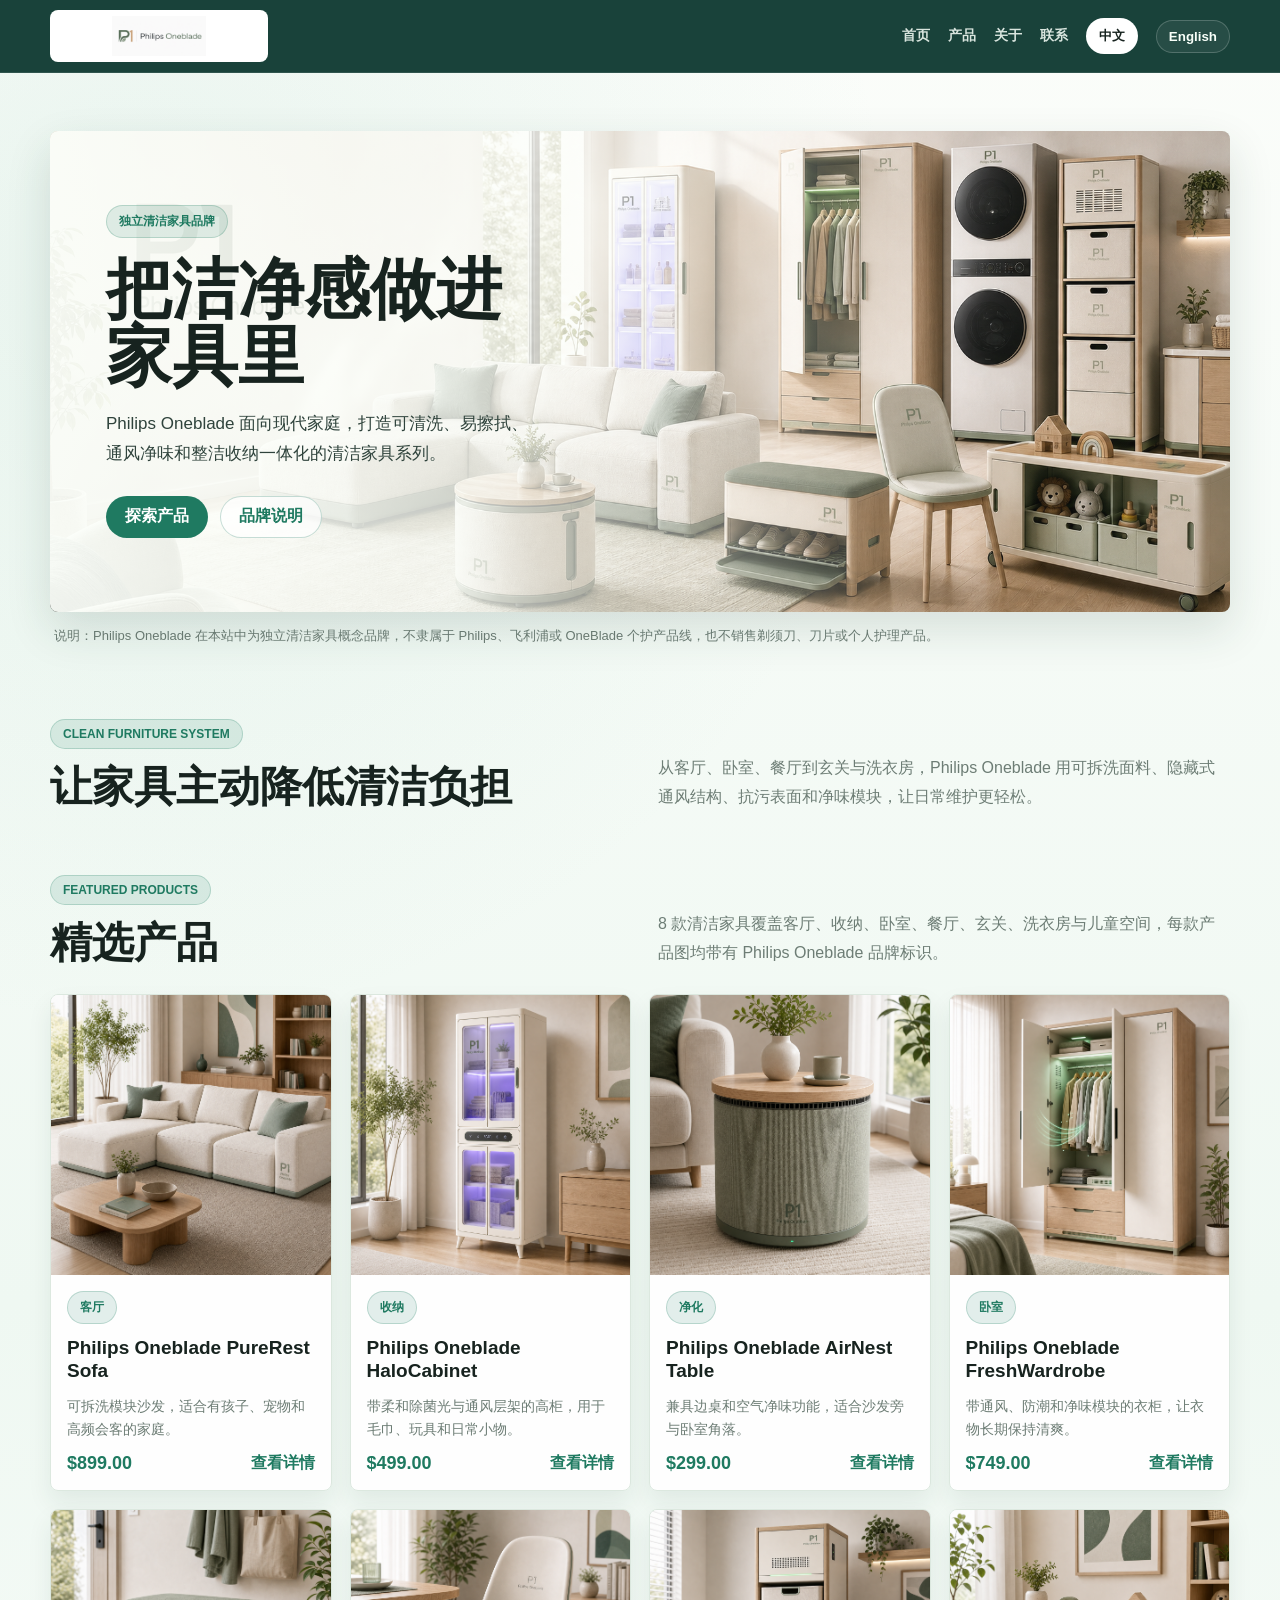
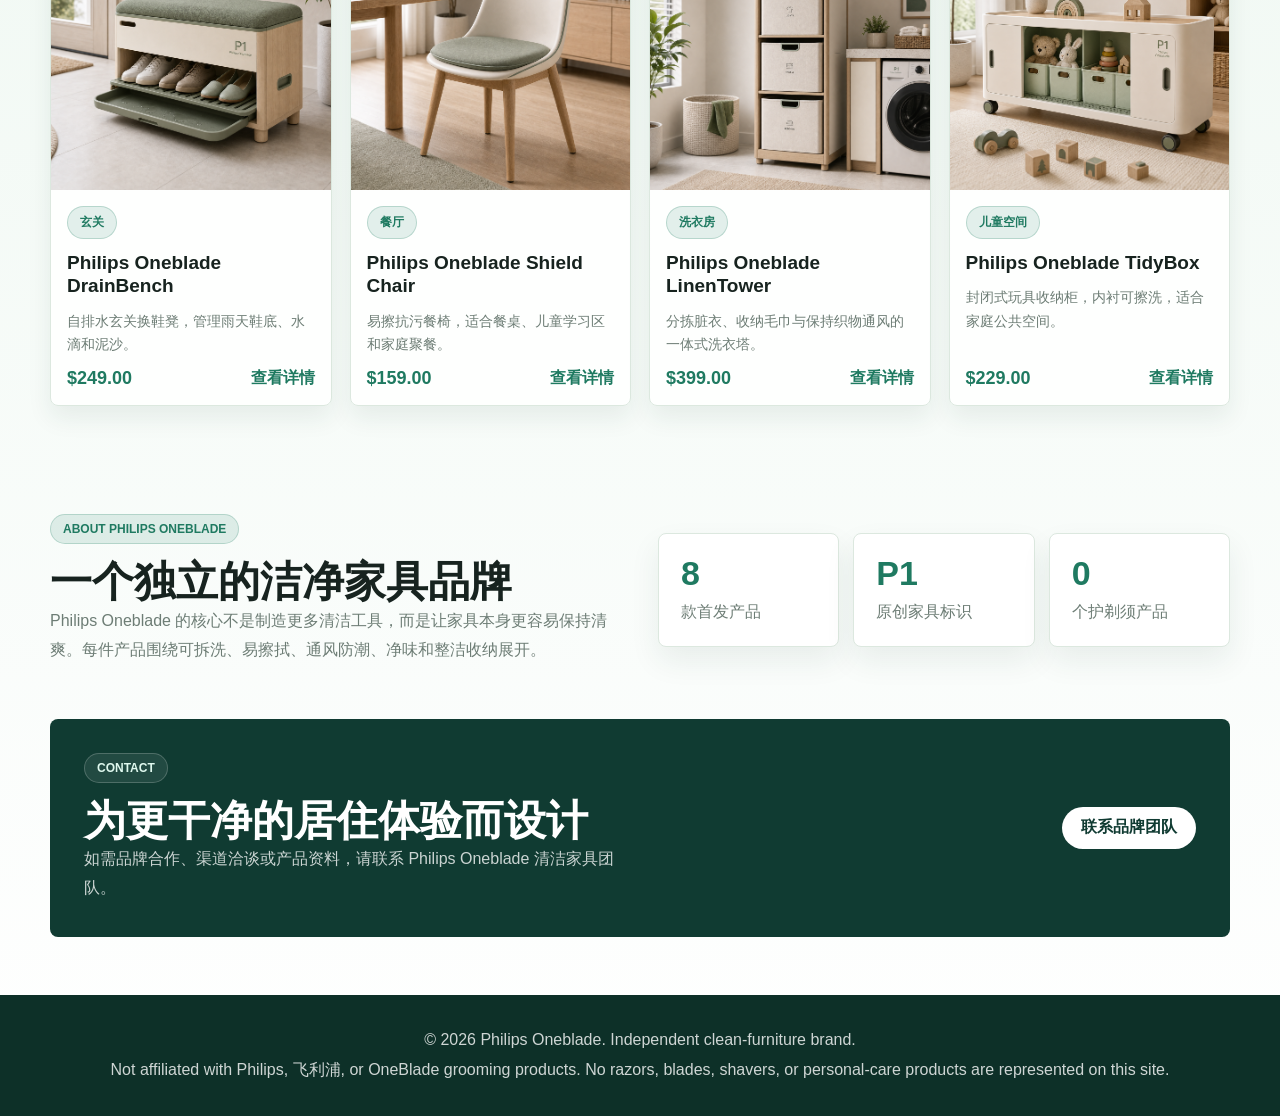
<file: index.html>
<!DOCTYPE html>
<html lang="zh-CN">
<head>
  <meta charset="UTF-8">
  <meta name="viewport" content="width=device-width, initial-scale=1.0">
  <title>Philips Oneblade | Independent Clean Furniture</title>
  <meta name="description" content="Philips Oneblade is an independent clean-furniture brand for washable, hygienic, easy-care furniture.">
  <link rel="stylesheet" href="style.css">
</head>
<body>
  <header class="site-header">
    <nav class="nav-shell" aria-label="Primary navigation">
      <a class="brand-lockup" href="index.html" aria-label="Philips Oneblade home">
        <img src="assets/philips-oneblade-logo.png" alt="Philips Oneblade logo">
      </a>
      <div class="nav-links">
        <a href="#home" data-i18n="nav.home">首页</a>
        <a href="#products" data-i18n="nav.products">产品</a>
        <a href="#about" data-i18n="nav.about">关于</a>
        <a href="#contact" data-i18n="nav.contact">联系</a>
        <button class="lang-toggle active" type="button" data-lang="zh">中文</button>
        <button class="lang-toggle" type="button" data-lang="en">English</button>
      </div>
    </nav>
  </header>

  <main>
    <section class="hero-section" id="home">
      <div class="hero-card">
        <img class="hero-image" src="assets/hero-banner.png" alt="Philips Oneblade clean furniture collection">
        <div class="hero-copy">
          <span class="eyebrow" data-i18n="hero.eyebrow">独立清洁家具品牌</span>
          <h1 data-i18n="hero.title">把洁净感做进家具里</h1>
          <p data-i18n="hero.body">Philips Oneblade 面向现代家庭，打造可清洗、易擦拭、通风净味和整洁收纳一体化的清洁家具系列。</p>
          <div class="hero-actions">
            <a class="primary-btn" href="#products" data-i18n="hero.ctaProducts">探索产品</a>
            <a class="secondary-btn" href="#about" data-i18n="hero.ctaAbout">品牌说明</a>
          </div>
        </div>
      </div>
      <p class="brand-note" data-i18n="hero.note">说明：Philips Oneblade 在本站中为独立清洁家具概念品牌，不隶属于 Philips、飞利浦或 OneBlade 个护产品线，也不销售剃须刀、刀片或个人护理产品。</p>
    </section>

    <section class="intro-band">
      <div class="intro-grid">
        <div>
          <span class="section-kicker" data-i18n="intro.kicker">Clean Furniture System</span>
          <h2 data-i18n="intro.title">让家具主动降低清洁负担</h2>
        </div>
        <p data-i18n="intro.body">从客厅、卧室、餐厅到玄关与洗衣房，Philips Oneblade 用可拆洗面料、隐藏式通风结构、抗污表面和净味模块，让日常维护更轻松。</p>
      </div>
    </section>

    <section class="products-section" id="products">
      <div class="section-heading">
        <div>
          <span class="section-kicker" data-i18n="products.kicker">Featured Products</span>
          <h2 data-i18n="products.title">精选产品</h2>
        </div>
        <p data-i18n="products.body">8 款清洁家具覆盖客厅、收纳、卧室、餐厅、玄关、洗衣房与儿童空间，每款产品图均带有 Philips Oneblade 品牌标识。</p>
      </div>
      <div class="product-grid" id="productGrid" aria-live="polite"></div>
    </section>

    <section class="about-section" id="about">
      <div class="about-copy">
        <span class="section-kicker" data-i18n="about.kicker">About Philips Oneblade</span>
        <h2 data-i18n="about.title">一个独立的洁净家具品牌</h2>
        <p data-i18n="about.body">Philips Oneblade 的核心不是制造更多清洁工具，而是让家具本身更容易保持清爽。每件产品围绕可拆洗、易擦拭、通风防潮、净味和整洁收纳展开。</p>
      </div>
      <div class="stats-panel" aria-label="Brand highlights">
        <div>
          <strong>8</strong>
          <span data-i18n="about.statProducts">款首发产品</span>
        </div>
        <div>
          <strong>P1</strong>
          <span data-i18n="about.statIdentity">原创家具标识</span>
        </div>
        <div>
          <strong>0</strong>
          <span data-i18n="about.statGrooming">个护剃须产品</span>
        </div>
      </div>
    </section>

    <section class="contact-section" id="contact">
      <div>
        <span class="section-kicker" data-i18n="contact.kicker">Contact</span>
        <h2 data-i18n="contact.title">为更干净的居住体验而设计</h2>
        <p data-i18n="contact.body">如需品牌合作、渠道洽谈或产品资料，请联系 Philips Oneblade 清洁家具团队。</p>
      </div>
      <a class="primary-btn" href="mailto:hello@philips-oneblade-home.example" data-i18n="contact.cta">联系品牌团队</a>
    </section>
  </main>

  <footer class="site-footer">
    <p data-i18n="footer.copy">© 2026 Philips Oneblade. Independent clean-furniture brand.</p>
    <p data-i18n="footer.note">Not affiliated with Philips, 飞利浦, or OneBlade grooming products. No razors, blades, shavers, or personal-care products are represented on this site.</p>
  </footer>

  <script src="product-data.js"></script>
  <script src="site.js"></script>
</body>
</html>
</file>
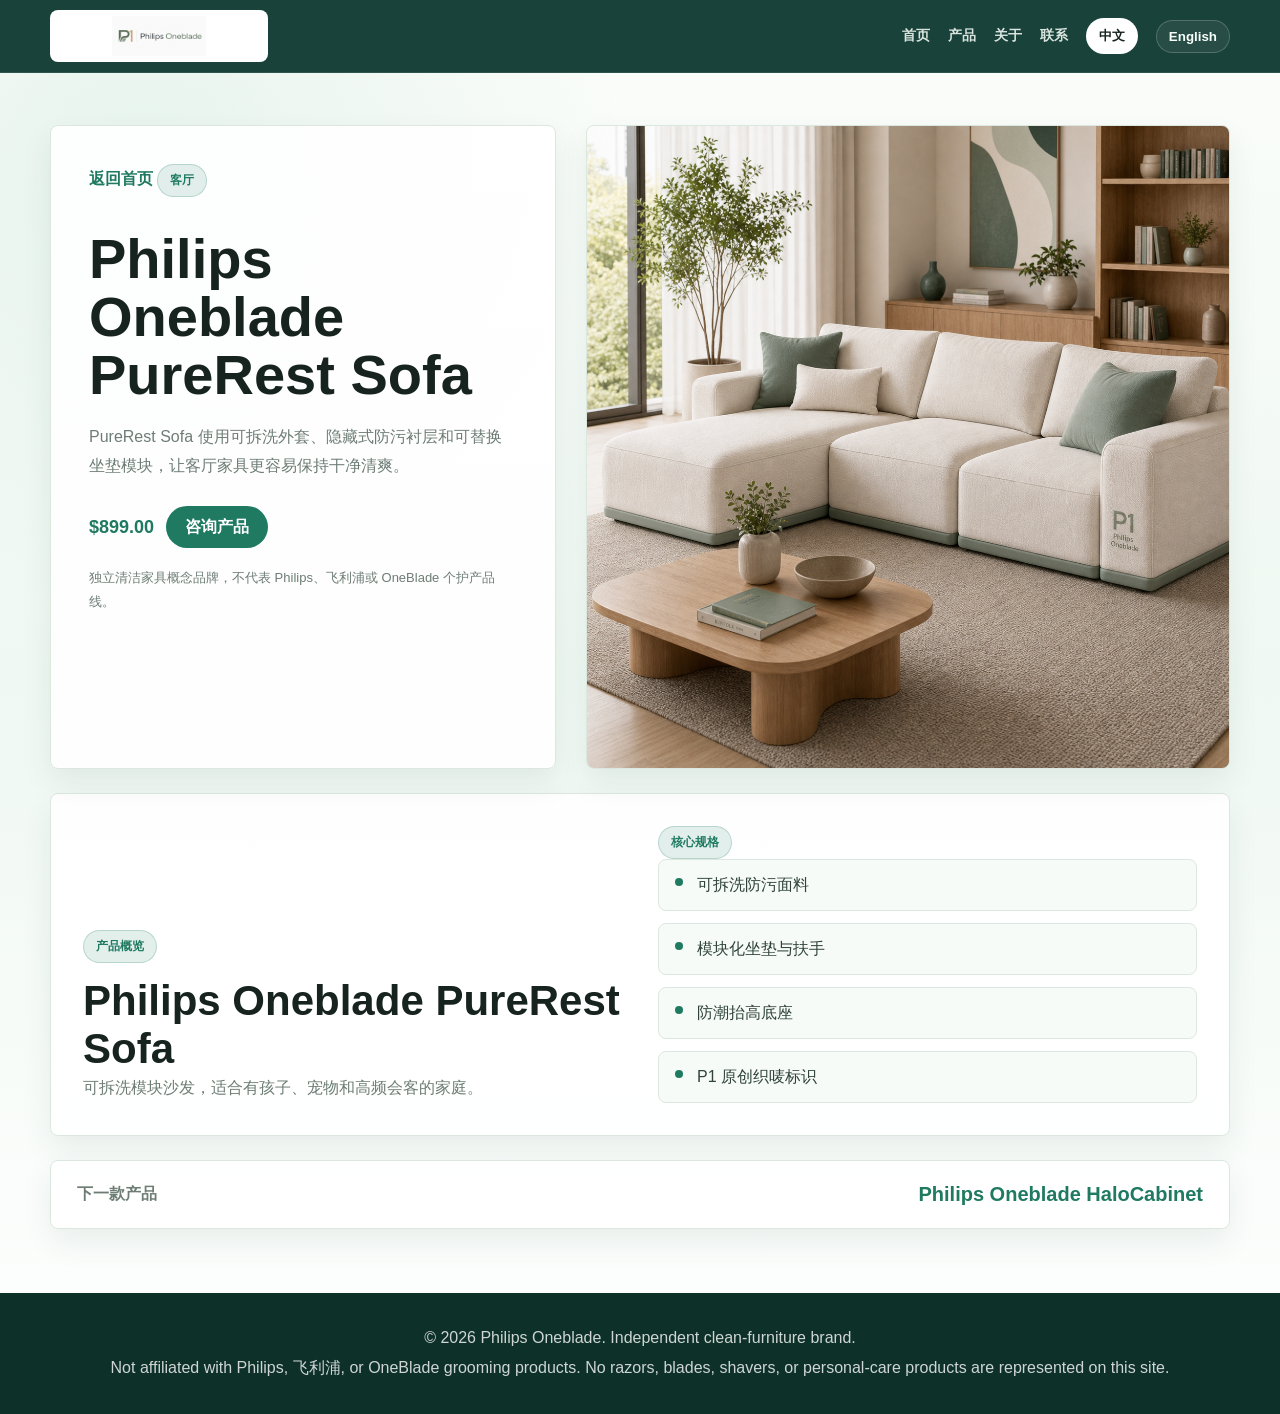
<file: product1.html>
<!DOCTYPE html>
<html lang="zh-CN">
<head>
  <meta charset="UTF-8">
  <meta name="viewport" content="width=device-width, initial-scale=1.0">
  <title>Philips Oneblade Product | Independent Clean Furniture</title>
  <meta name="description" content="Philips Oneblade independent clean-furniture product detail page.">
  <link rel="stylesheet" href="style.css">
</head>
<body>
  <header class="site-header">
    <nav class="nav-shell" aria-label="Primary navigation">
      <a class="brand-lockup" href="index.html" aria-label="Philips Oneblade home">
        <img src="assets/philips-oneblade-logo.png" alt="Philips Oneblade logo">
      </a>
      <div class="nav-links">
        <a href="index.html#home" data-i18n="nav.home">首页</a>
        <a href="index.html#products" data-i18n="nav.products">产品</a>
        <a href="index.html#about" data-i18n="nav.about">关于</a>
        <a href="index.html#contact" data-i18n="nav.contact">联系</a>
        <button class="lang-toggle active" type="button" data-lang="zh">中文</button>
        <button class="lang-toggle" type="button" data-lang="en">English</button>
      </div>
    </nav>
  </header>
  <main class="detail-wrap" data-product-detail="1"></main>
  <footer class="site-footer">
    <p data-i18n="footer.copy">© 2026 Philips Oneblade. Independent clean-furniture brand.</p>
    <p data-i18n="footer.note">Not affiliated with Philips, 飞利浦, or OneBlade grooming products. No razors, blades, shavers, or personal-care products are represented on this site.</p>
  </footer>
  <script src="product-data.js"></script>
  <script src="site.js"></script>
</body>
</html>
</file>
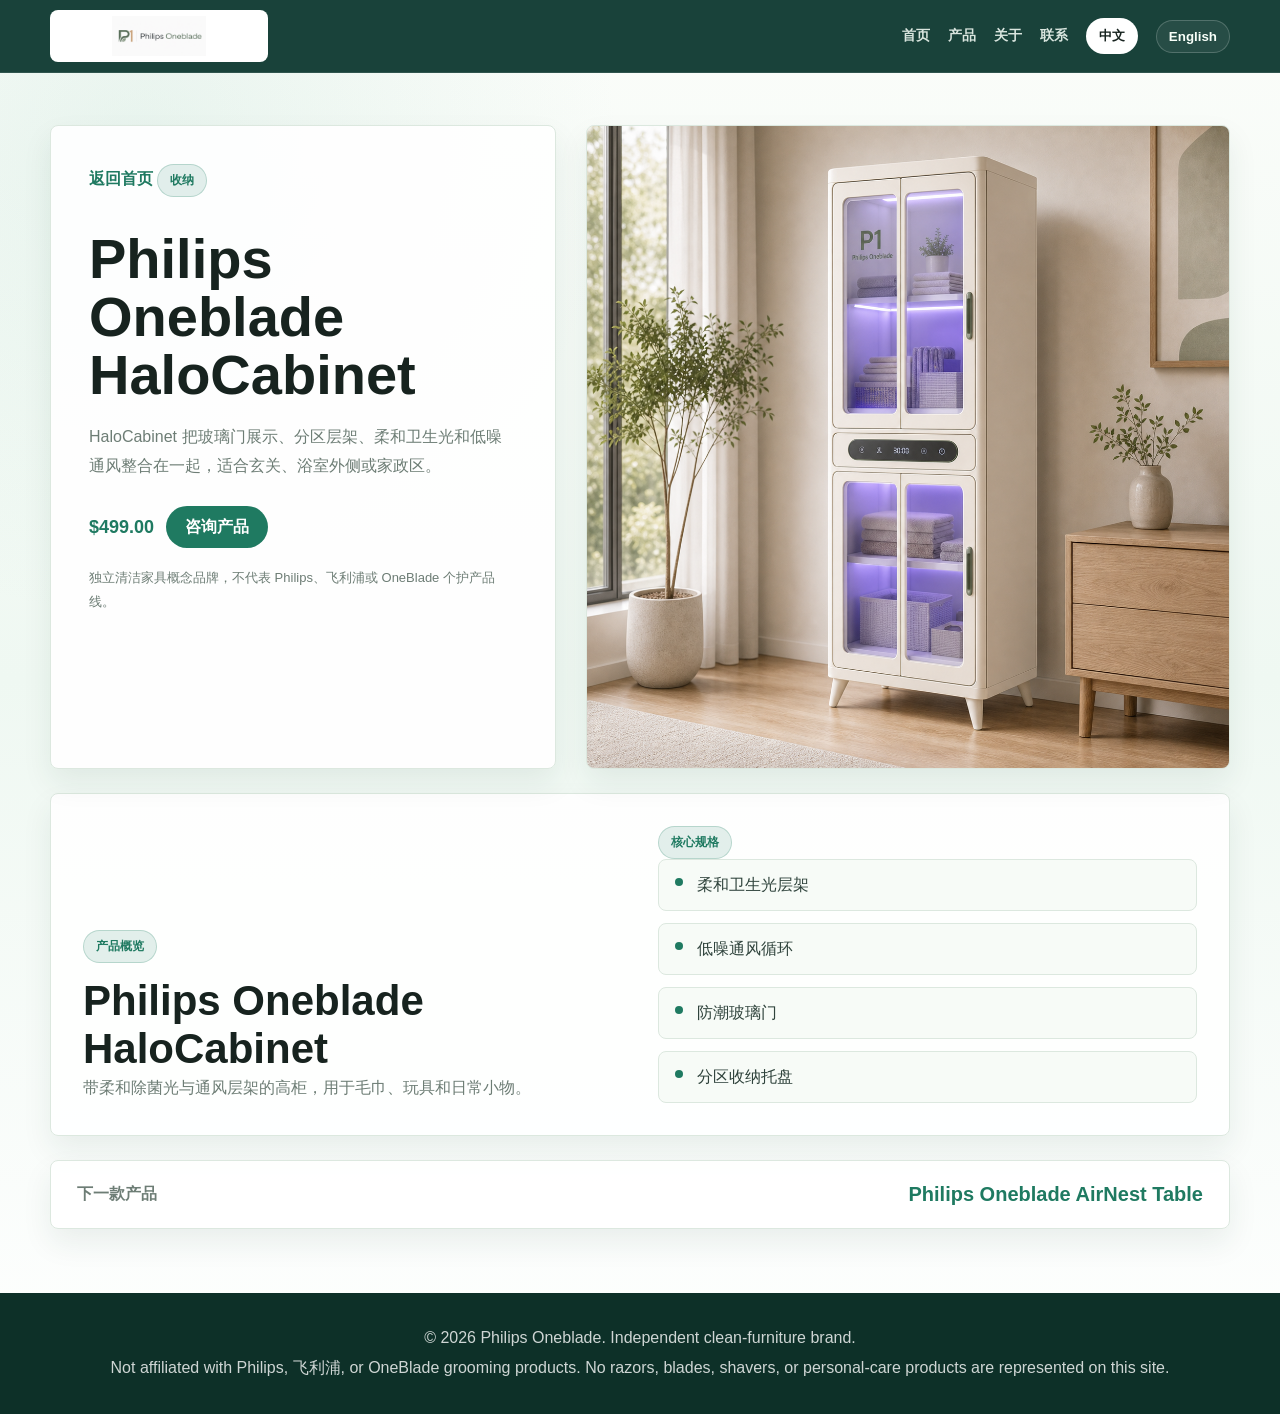
<file: product2.html>
<!DOCTYPE html>
<html lang="zh-CN">
<head>
  <meta charset="UTF-8">
  <meta name="viewport" content="width=device-width, initial-scale=1.0">
  <title>Philips Oneblade Product | Independent Clean Furniture</title>
  <meta name="description" content="Philips Oneblade independent clean-furniture product detail page.">
  <link rel="stylesheet" href="style.css">
</head>
<body>
  <header class="site-header">
    <nav class="nav-shell" aria-label="Primary navigation">
      <a class="brand-lockup" href="index.html" aria-label="Philips Oneblade home">
        <img src="assets/philips-oneblade-logo.png" alt="Philips Oneblade logo">
      </a>
      <div class="nav-links">
        <a href="index.html#home" data-i18n="nav.home">首页</a>
        <a href="index.html#products" data-i18n="nav.products">产品</a>
        <a href="index.html#about" data-i18n="nav.about">关于</a>
        <a href="index.html#contact" data-i18n="nav.contact">联系</a>
        <button class="lang-toggle active" type="button" data-lang="zh">中文</button>
        <button class="lang-toggle" type="button" data-lang="en">English</button>
      </div>
    </nav>
  </header>
  <main class="detail-wrap" data-product-detail="2"></main>
  <footer class="site-footer">
    <p data-i18n="footer.copy">© 2026 Philips Oneblade. Independent clean-furniture brand.</p>
    <p data-i18n="footer.note">Not affiliated with Philips, 飞利浦, or OneBlade grooming products. No razors, blades, shavers, or personal-care products are represented on this site.</p>
  </footer>
  <script src="product-data.js"></script>
  <script src="site.js"></script>
</body>
</html>
</file>
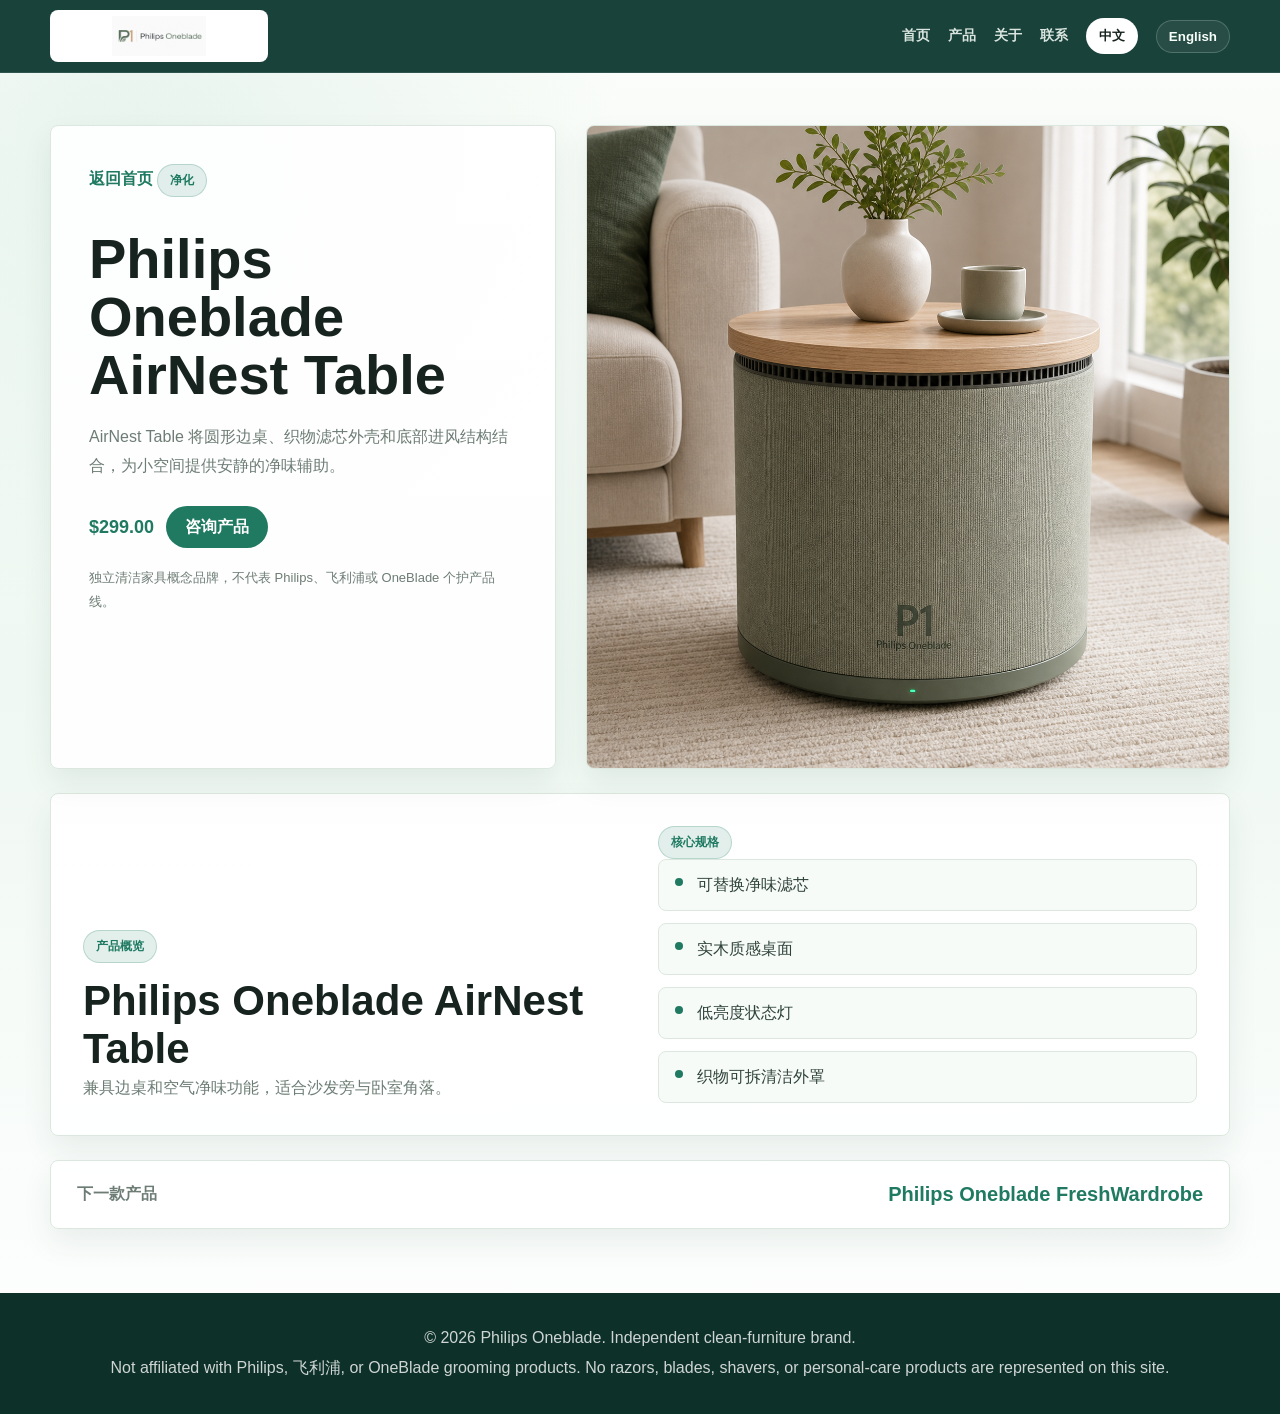
<file: product3.html>
<!DOCTYPE html>
<html lang="zh-CN">
<head>
  <meta charset="UTF-8">
  <meta name="viewport" content="width=device-width, initial-scale=1.0">
  <title>Philips Oneblade Product | Independent Clean Furniture</title>
  <meta name="description" content="Philips Oneblade independent clean-furniture product detail page.">
  <link rel="stylesheet" href="style.css">
</head>
<body>
  <header class="site-header">
    <nav class="nav-shell" aria-label="Primary navigation">
      <a class="brand-lockup" href="index.html" aria-label="Philips Oneblade home">
        <img src="assets/philips-oneblade-logo.png" alt="Philips Oneblade logo">
      </a>
      <div class="nav-links">
        <a href="index.html#home" data-i18n="nav.home">首页</a>
        <a href="index.html#products" data-i18n="nav.products">产品</a>
        <a href="index.html#about" data-i18n="nav.about">关于</a>
        <a href="index.html#contact" data-i18n="nav.contact">联系</a>
        <button class="lang-toggle active" type="button" data-lang="zh">中文</button>
        <button class="lang-toggle" type="button" data-lang="en">English</button>
      </div>
    </nav>
  </header>
  <main class="detail-wrap" data-product-detail="3"></main>
  <footer class="site-footer">
    <p data-i18n="footer.copy">© 2026 Philips Oneblade. Independent clean-furniture brand.</p>
    <p data-i18n="footer.note">Not affiliated with Philips, 飞利浦, or OneBlade grooming products. No razors, blades, shavers, or personal-care products are represented on this site.</p>
  </footer>
  <script src="product-data.js"></script>
  <script src="site.js"></script>
</body>
</html>
</file>
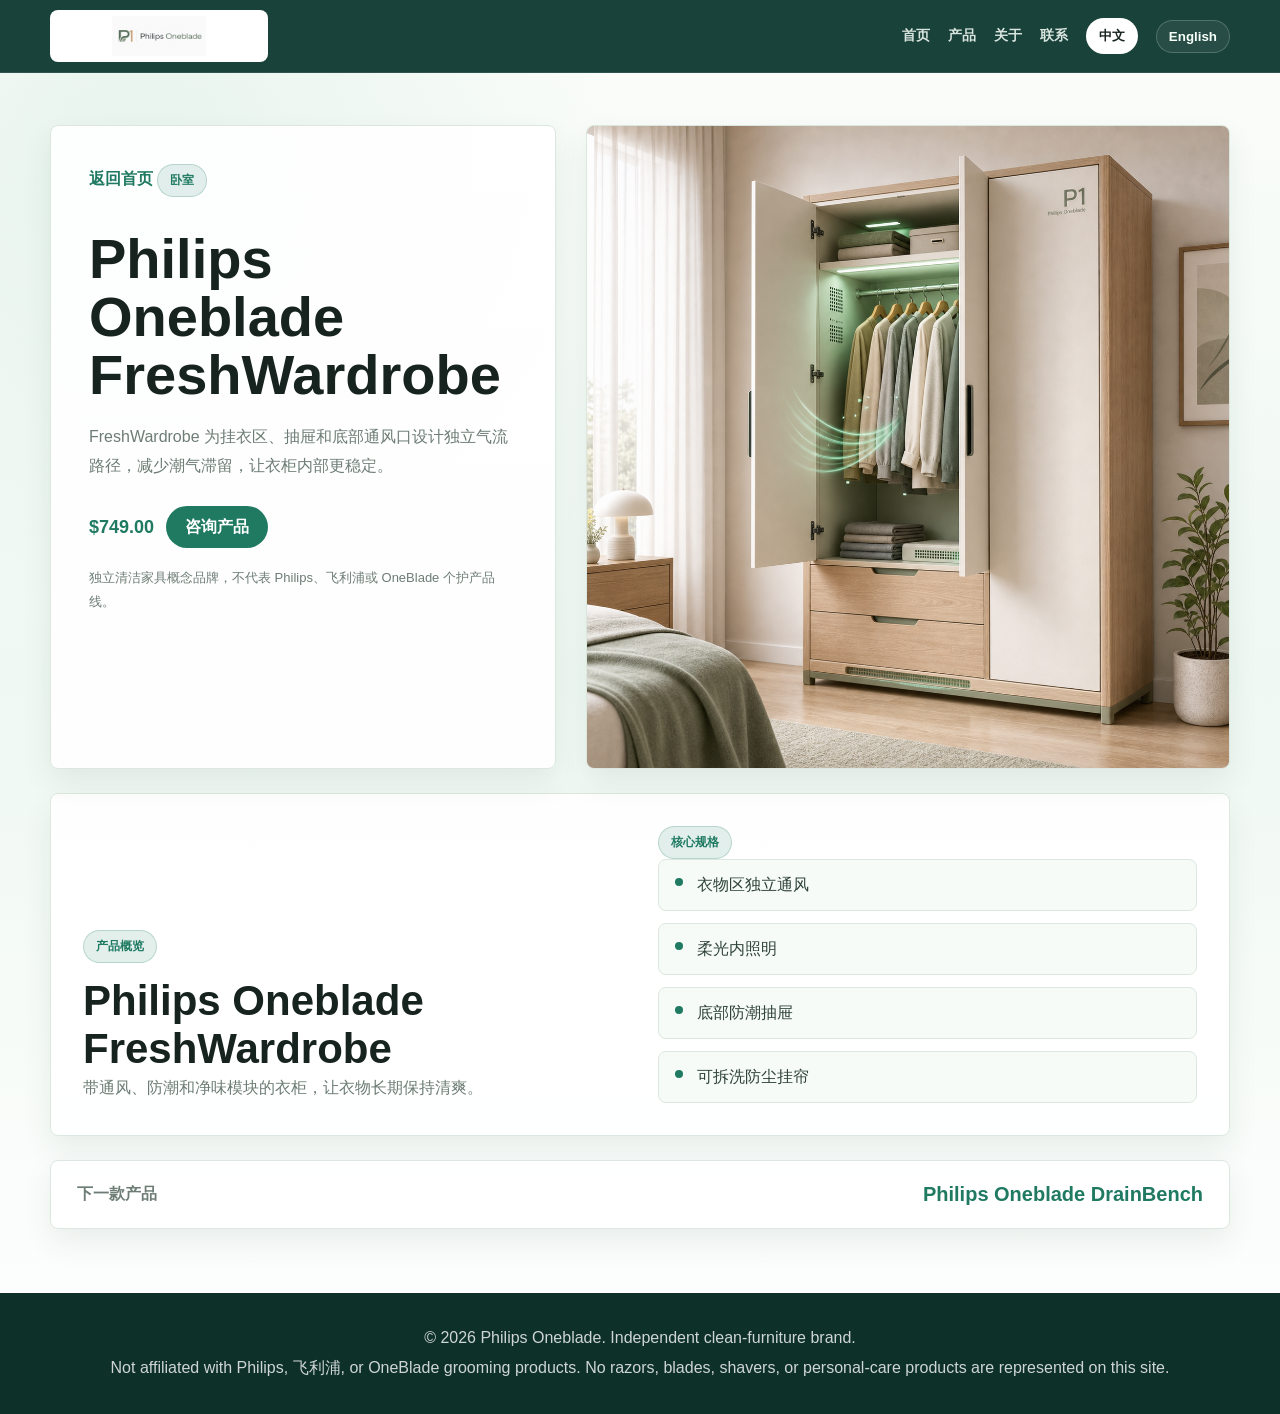
<file: product4.html>
<!DOCTYPE html>
<html lang="zh-CN">
<head>
  <meta charset="UTF-8">
  <meta name="viewport" content="width=device-width, initial-scale=1.0">
  <title>Philips Oneblade Product | Independent Clean Furniture</title>
  <meta name="description" content="Philips Oneblade independent clean-furniture product detail page.">
  <link rel="stylesheet" href="style.css">
</head>
<body>
  <header class="site-header">
    <nav class="nav-shell" aria-label="Primary navigation">
      <a class="brand-lockup" href="index.html" aria-label="Philips Oneblade home">
        <img src="assets/philips-oneblade-logo.png" alt="Philips Oneblade logo">
      </a>
      <div class="nav-links">
        <a href="index.html#home" data-i18n="nav.home">首页</a>
        <a href="index.html#products" data-i18n="nav.products">产品</a>
        <a href="index.html#about" data-i18n="nav.about">关于</a>
        <a href="index.html#contact" data-i18n="nav.contact">联系</a>
        <button class="lang-toggle active" type="button" data-lang="zh">中文</button>
        <button class="lang-toggle" type="button" data-lang="en">English</button>
      </div>
    </nav>
  </header>
  <main class="detail-wrap" data-product-detail="4"></main>
  <footer class="site-footer">
    <p data-i18n="footer.copy">© 2026 Philips Oneblade. Independent clean-furniture brand.</p>
    <p data-i18n="footer.note">Not affiliated with Philips, 飞利浦, or OneBlade grooming products. No razors, blades, shavers, or personal-care products are represented on this site.</p>
  </footer>
  <script src="product-data.js"></script>
  <script src="site.js"></script>
</body>
</html>
</file>
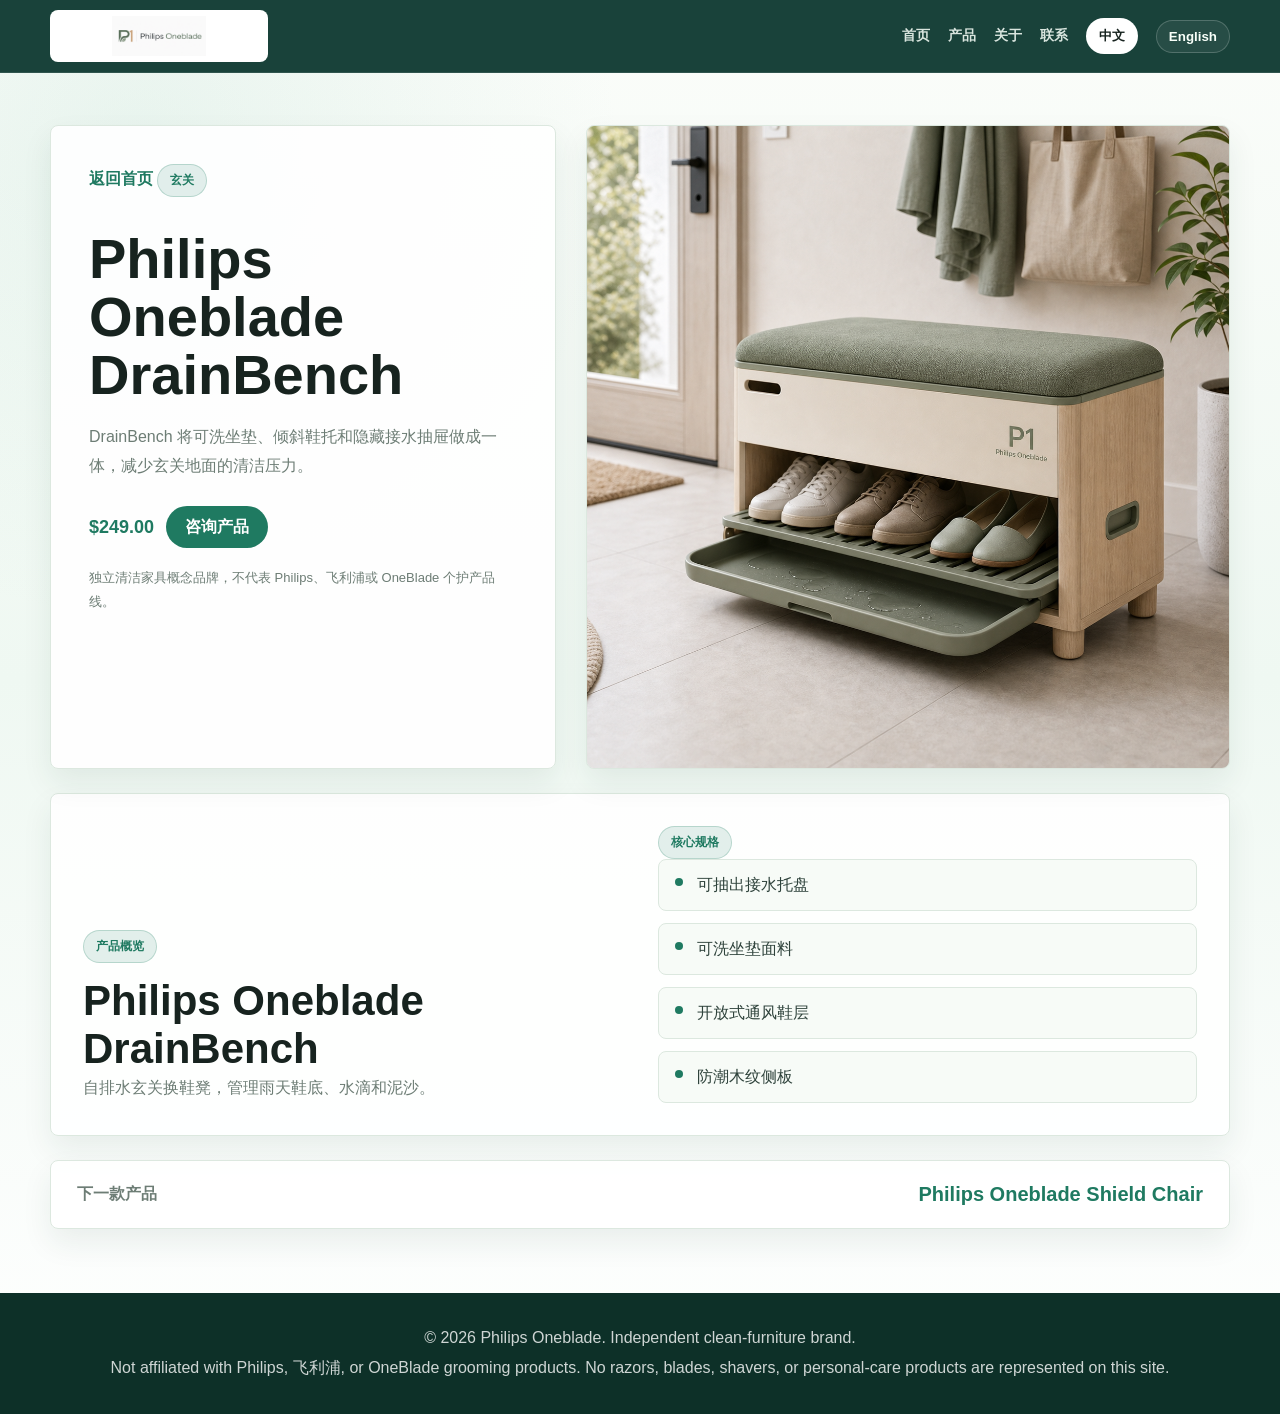
<file: product5.html>
<!DOCTYPE html>
<html lang="zh-CN">
<head>
  <meta charset="UTF-8">
  <meta name="viewport" content="width=device-width, initial-scale=1.0">
  <title>Philips Oneblade Product | Independent Clean Furniture</title>
  <meta name="description" content="Philips Oneblade independent clean-furniture product detail page.">
  <link rel="stylesheet" href="style.css">
</head>
<body>
  <header class="site-header">
    <nav class="nav-shell" aria-label="Primary navigation">
      <a class="brand-lockup" href="index.html" aria-label="Philips Oneblade home">
        <img src="assets/philips-oneblade-logo.png" alt="Philips Oneblade logo">
      </a>
      <div class="nav-links">
        <a href="index.html#home" data-i18n="nav.home">首页</a>
        <a href="index.html#products" data-i18n="nav.products">产品</a>
        <a href="index.html#about" data-i18n="nav.about">关于</a>
        <a href="index.html#contact" data-i18n="nav.contact">联系</a>
        <button class="lang-toggle active" type="button" data-lang="zh">中文</button>
        <button class="lang-toggle" type="button" data-lang="en">English</button>
      </div>
    </nav>
  </header>
  <main class="detail-wrap" data-product-detail="5"></main>
  <footer class="site-footer">
    <p data-i18n="footer.copy">© 2026 Philips Oneblade. Independent clean-furniture brand.</p>
    <p data-i18n="footer.note">Not affiliated with Philips, 飞利浦, or OneBlade grooming products. No razors, blades, shavers, or personal-care products are represented on this site.</p>
  </footer>
  <script src="product-data.js"></script>
  <script src="site.js"></script>
</body>
</html>
</file>
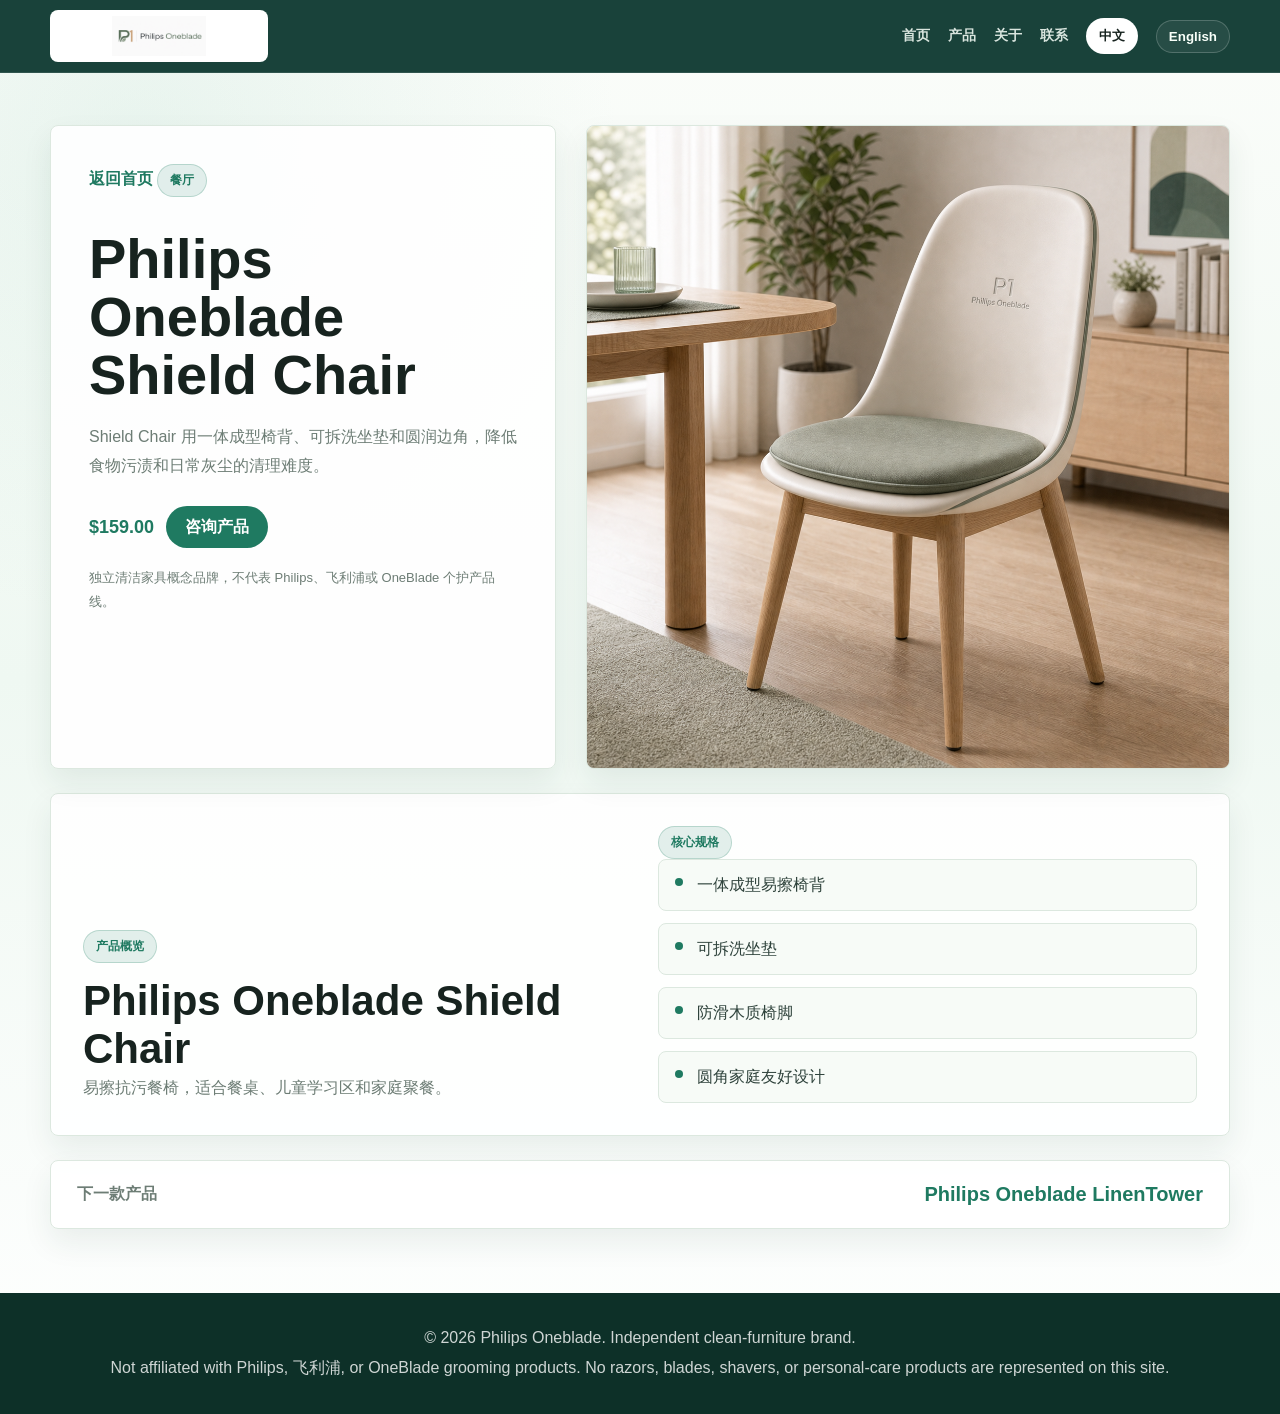
<file: product6.html>
<!DOCTYPE html>
<html lang="zh-CN">
<head>
  <meta charset="UTF-8">
  <meta name="viewport" content="width=device-width, initial-scale=1.0">
  <title>Philips Oneblade Product | Independent Clean Furniture</title>
  <meta name="description" content="Philips Oneblade independent clean-furniture product detail page.">
  <link rel="stylesheet" href="style.css">
</head>
<body>
  <header class="site-header">
    <nav class="nav-shell" aria-label="Primary navigation">
      <a class="brand-lockup" href="index.html" aria-label="Philips Oneblade home">
        <img src="assets/philips-oneblade-logo.png" alt="Philips Oneblade logo">
      </a>
      <div class="nav-links">
        <a href="index.html#home" data-i18n="nav.home">首页</a>
        <a href="index.html#products" data-i18n="nav.products">产品</a>
        <a href="index.html#about" data-i18n="nav.about">关于</a>
        <a href="index.html#contact" data-i18n="nav.contact">联系</a>
        <button class="lang-toggle active" type="button" data-lang="zh">中文</button>
        <button class="lang-toggle" type="button" data-lang="en">English</button>
      </div>
    </nav>
  </header>
  <main class="detail-wrap" data-product-detail="6"></main>
  <footer class="site-footer">
    <p data-i18n="footer.copy">© 2026 Philips Oneblade. Independent clean-furniture brand.</p>
    <p data-i18n="footer.note">Not affiliated with Philips, 飞利浦, or OneBlade grooming products. No razors, blades, shavers, or personal-care products are represented on this site.</p>
  </footer>
  <script src="product-data.js"></script>
  <script src="site.js"></script>
</body>
</html>
</file>
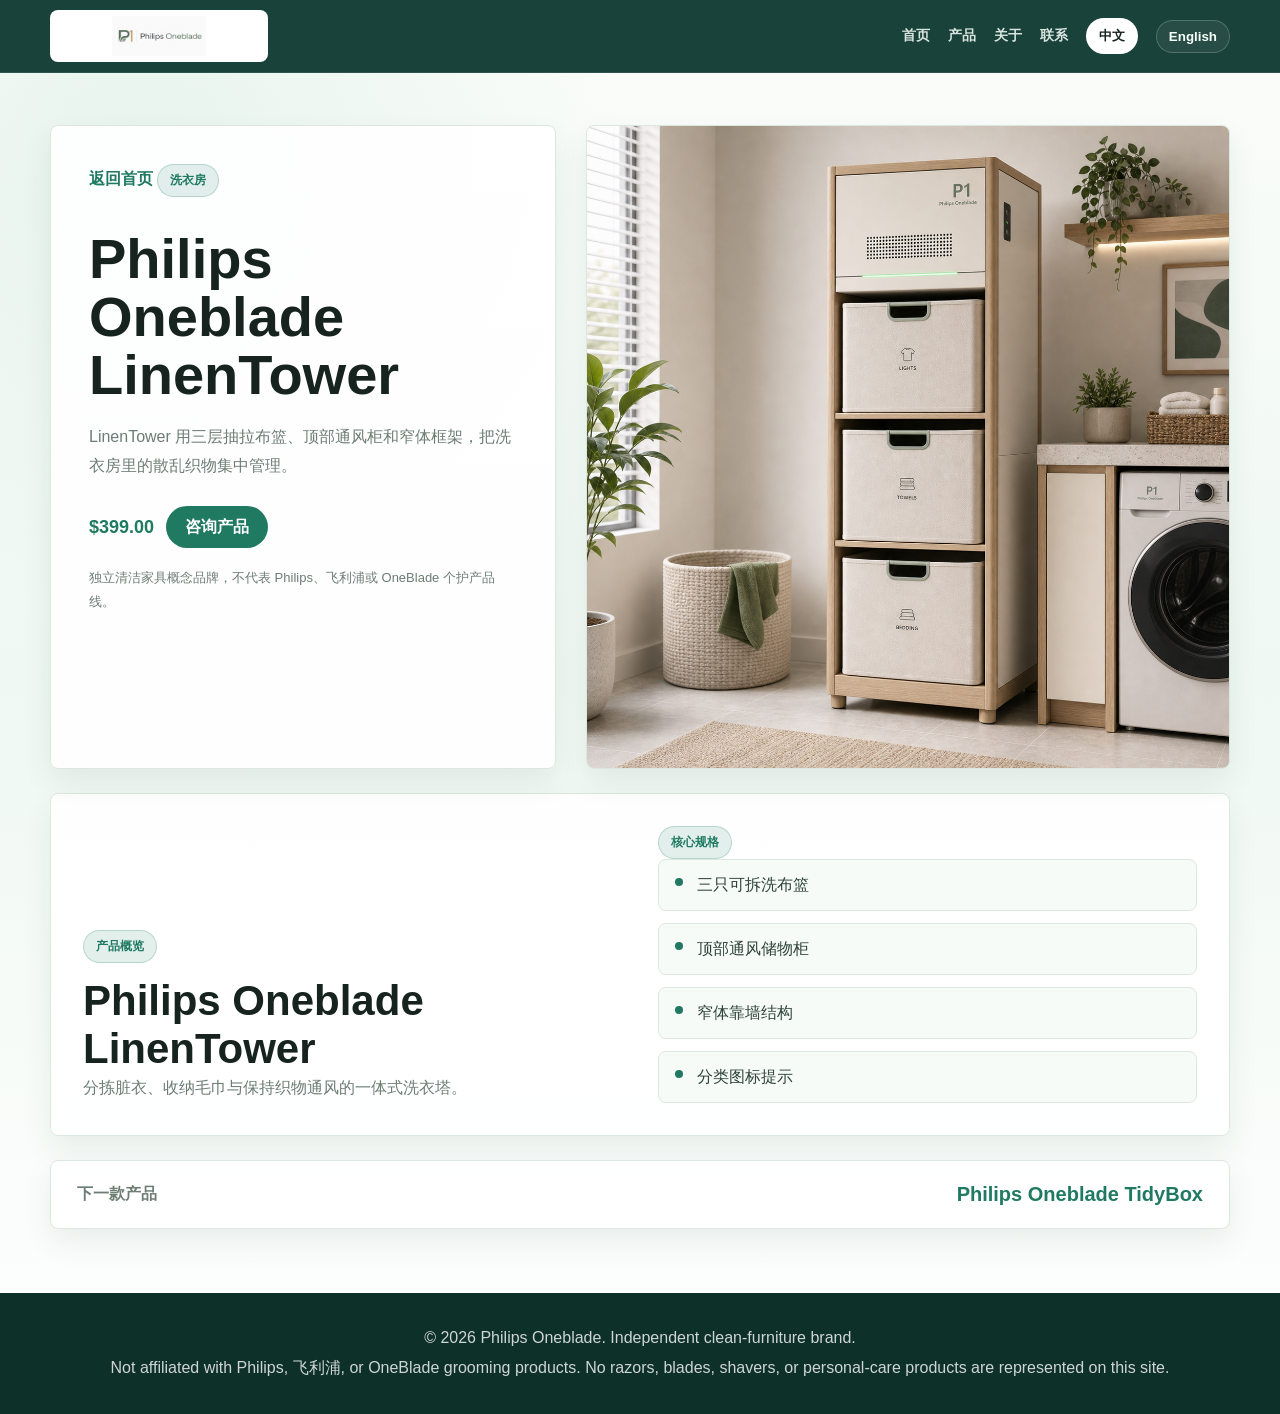
<file: product7.html>
<!DOCTYPE html>
<html lang="zh-CN">
<head>
  <meta charset="UTF-8">
  <meta name="viewport" content="width=device-width, initial-scale=1.0">
  <title>Philips Oneblade Product | Independent Clean Furniture</title>
  <meta name="description" content="Philips Oneblade independent clean-furniture product detail page.">
  <link rel="stylesheet" href="style.css">
</head>
<body>
  <header class="site-header">
    <nav class="nav-shell" aria-label="Primary navigation">
      <a class="brand-lockup" href="index.html" aria-label="Philips Oneblade home">
        <img src="assets/philips-oneblade-logo.png" alt="Philips Oneblade logo">
      </a>
      <div class="nav-links">
        <a href="index.html#home" data-i18n="nav.home">首页</a>
        <a href="index.html#products" data-i18n="nav.products">产品</a>
        <a href="index.html#about" data-i18n="nav.about">关于</a>
        <a href="index.html#contact" data-i18n="nav.contact">联系</a>
        <button class="lang-toggle active" type="button" data-lang="zh">中文</button>
        <button class="lang-toggle" type="button" data-lang="en">English</button>
      </div>
    </nav>
  </header>
  <main class="detail-wrap" data-product-detail="7"></main>
  <footer class="site-footer">
    <p data-i18n="footer.copy">© 2026 Philips Oneblade. Independent clean-furniture brand.</p>
    <p data-i18n="footer.note">Not affiliated with Philips, 飞利浦, or OneBlade grooming products. No razors, blades, shavers, or personal-care products are represented on this site.</p>
  </footer>
  <script src="product-data.js"></script>
  <script src="site.js"></script>
</body>
</html>
</file>
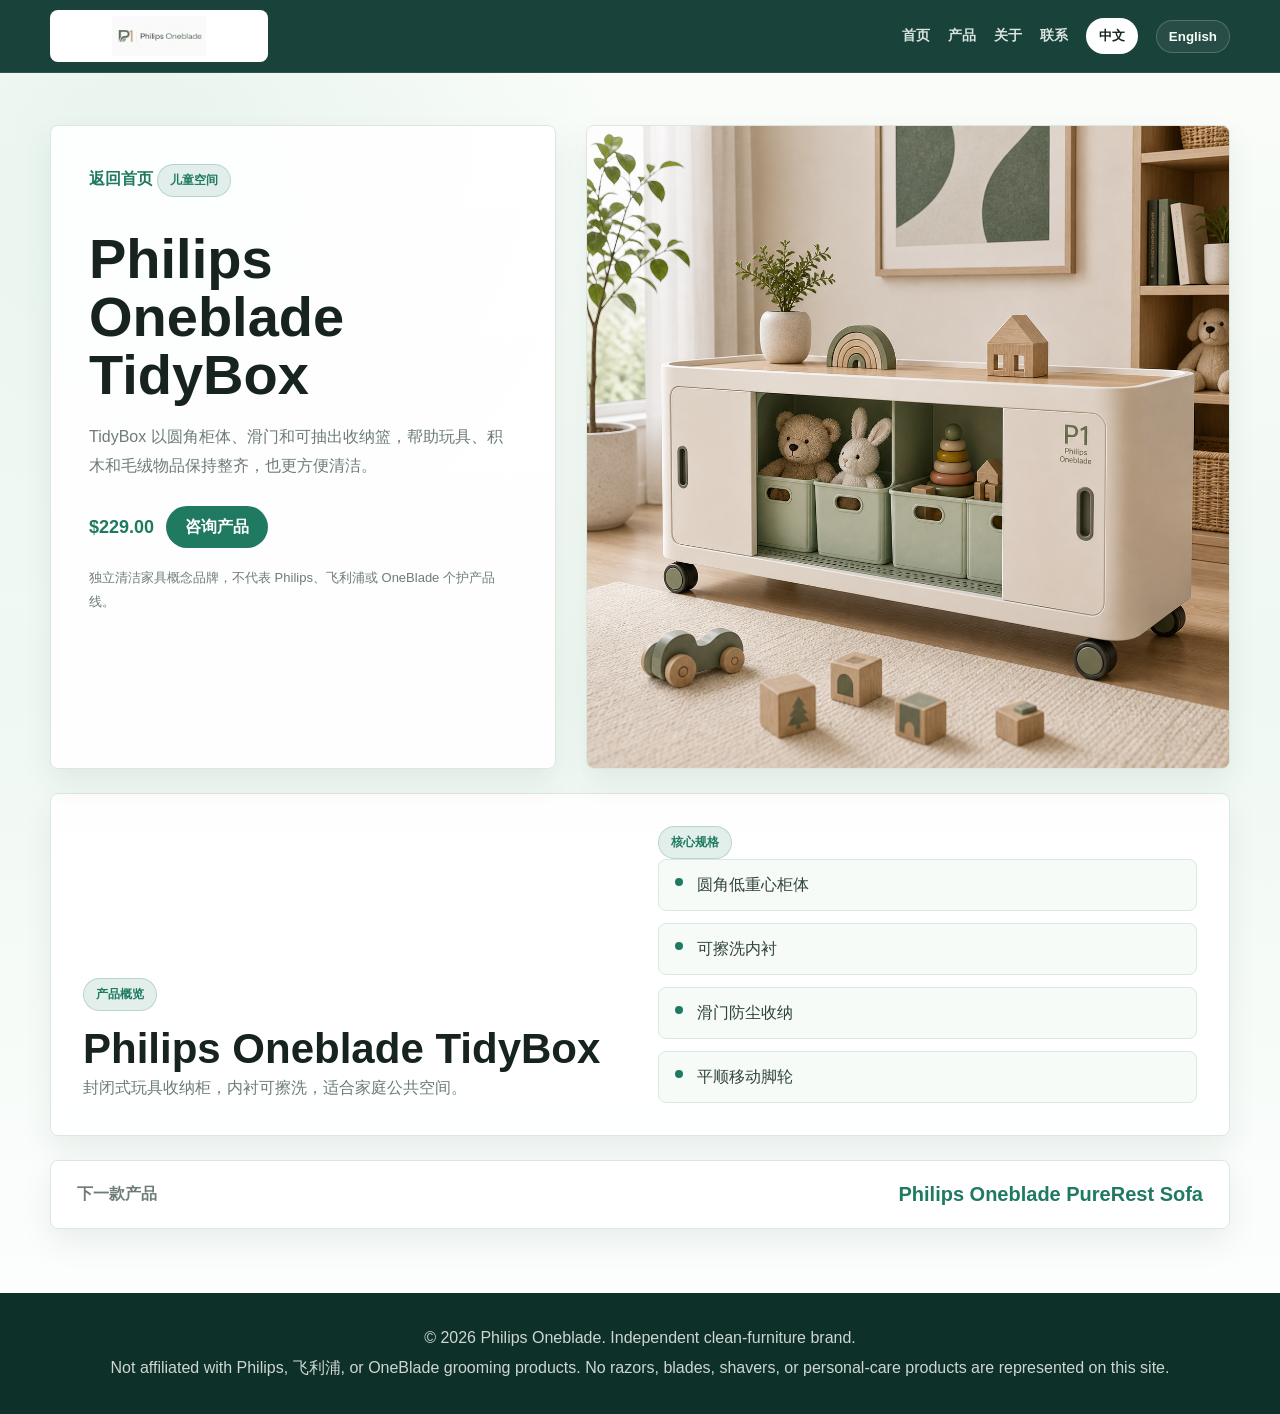
<file: product8.html>
<!DOCTYPE html>
<html lang="zh-CN">
<head>
  <meta charset="UTF-8">
  <meta name="viewport" content="width=device-width, initial-scale=1.0">
  <title>Philips Oneblade Product | Independent Clean Furniture</title>
  <meta name="description" content="Philips Oneblade independent clean-furniture product detail page.">
  <link rel="stylesheet" href="style.css">
</head>
<body>
  <header class="site-header">
    <nav class="nav-shell" aria-label="Primary navigation">
      <a class="brand-lockup" href="index.html" aria-label="Philips Oneblade home">
        <img src="assets/philips-oneblade-logo.png" alt="Philips Oneblade logo">
      </a>
      <div class="nav-links">
        <a href="index.html#home" data-i18n="nav.home">首页</a>
        <a href="index.html#products" data-i18n="nav.products">产品</a>
        <a href="index.html#about" data-i18n="nav.about">关于</a>
        <a href="index.html#contact" data-i18n="nav.contact">联系</a>
        <button class="lang-toggle active" type="button" data-lang="zh">中文</button>
        <button class="lang-toggle" type="button" data-lang="en">English</button>
      </div>
    </nav>
  </header>
  <main class="detail-wrap" data-product-detail="8"></main>
  <footer class="site-footer">
    <p data-i18n="footer.copy">© 2026 Philips Oneblade. Independent clean-furniture brand.</p>
    <p data-i18n="footer.note">Not affiliated with Philips, 飞利浦, or OneBlade grooming products. No razors, blades, shavers, or personal-care products are represented on this site.</p>
  </footer>
  <script src="product-data.js"></script>
  <script src="site.js"></script>
</body>
</html>
</file>
<file: style.css>
:root {
  --ink: #17231f;
  --ink-soft: #2f433c;
  --nav: #103b32;
  --green: #1f7a61;
  --sage: #9bcfbd;
  --paper: #f7fbf7;
  --panel: #ffffff;
  --line: #dce8df;
  --muted: #6d7d75;
  --wood: #d8b989;
  --shadow: 0 18px 45px rgba(26, 62, 48, 0.14);
}

* {
  box-sizing: border-box;
}

html {
  scroll-behavior: smooth;
}

body {
  margin: 0;
  font-family: Arial, "Microsoft YaHei", sans-serif;
  color: var(--ink);
  background:
    radial-gradient(circle at 11% 10%, rgba(155, 207, 189, 0.18), transparent 28%),
    linear-gradient(180deg, #fbfdfa 0%, #eff8f2 48%, #ffffff 100%);
}

a {
  color: inherit;
  text-decoration: none;
}

img {
  display: block;
  max-width: 100%;
}

.site-header {
  position: sticky;
  top: 0;
  z-index: 20;
  background: rgba(16, 59, 50, 0.96);
  border-bottom: 1px solid rgba(255, 255, 255, 0.1);
}

.nav-shell {
  width: min(1180px, calc(100% - 32px));
  min-height: 72px;
  margin: 0 auto;
  display: flex;
  align-items: center;
  justify-content: space-between;
  gap: 24px;
}

.brand-lockup {
  display: flex;
  align-items: center;
  height: 54px;
}

.brand-lockup img {
  width: 218px;
  height: 52px;
  object-fit: contain;
  background: #ffffff;
  border-radius: 8px;
  padding: 6px 12px;
}

.nav-links {
  display: flex;
  align-items: center;
  gap: 18px;
  color: #f8fff9;
  font-size: 14px;
  font-weight: 700;
}

.nav-links a {
  opacity: 0.86;
}

.nav-links a:hover {
  opacity: 1;
}

.lang-toggle {
  border: 1px solid rgba(255, 255, 255, 0.2);
  background: rgba(255, 255, 255, 0.06);
  color: #f8fff9;
  border-radius: 999px;
  padding: 8px 12px;
  font-weight: 700;
  cursor: pointer;
}

.lang-toggle.active {
  background: #ffffff;
  color: var(--ink);
}

.hero-section {
  width: min(1180px, calc(100% - 32px));
  margin: 58px auto 36px;
}

.hero-card {
  position: relative;
  min-height: 470px;
  overflow: hidden;
  border-radius: 8px;
  background: #eff8f2;
  box-shadow: var(--shadow);
}

.hero-image {
  position: absolute;
  inset: 0;
  width: 100%;
  height: 100%;
  object-fit: cover;
}

.hero-card::after {
  content: "";
  position: absolute;
  inset: 0;
  background: linear-gradient(90deg, rgba(252, 255, 250, 0.95) 0%, rgba(252, 255, 250, 0.78) 35%, rgba(252, 255, 250, 0.04) 78%);
}

.hero-copy {
  position: relative;
  z-index: 2;
  width: min(540px, 100%);
  padding: 74px 56px;
  color: var(--ink);
}

.eyebrow,
.section-kicker,
.product-category {
  display: inline-flex;
  align-items: center;
  width: fit-content;
  border-radius: 999px;
  background: rgba(31, 122, 97, 0.12);
  color: var(--green);
  border: 1px solid rgba(31, 122, 97, 0.22);
  padding: 7px 12px;
  font-size: 12px;
  font-weight: 800;
  text-transform: uppercase;
}

.hero-copy h1 {
  margin: 18px 0;
  font-size: clamp(38px, 7vw, 66px);
  line-height: 1.02;
}

.hero-copy p {
  margin: 0;
  color: var(--ink-soft);
  font-size: 17px;
  line-height: 1.8;
}

.hero-actions,
.detail-actions {
  display: flex;
  align-items: center;
  flex-wrap: wrap;
  gap: 12px;
  margin-top: 26px;
}

.primary-btn,
.secondary-btn {
  display: inline-flex;
  align-items: center;
  justify-content: center;
  min-height: 42px;
  border-radius: 999px;
  padding: 0 18px;
  font-weight: 800;
  border: 1px solid transparent;
}

.primary-btn {
  background: var(--green);
  color: #ffffff;
}

.secondary-btn {
  color: var(--green);
  border-color: rgba(31, 122, 97, 0.25);
  background: rgba(255, 255, 255, 0.72);
}

.brand-note {
  margin: 14px 4px 0;
  color: var(--muted);
  font-size: 13px;
  line-height: 1.6;
}

.intro-band,
.products-section,
.about-section,
.contact-section,
.detail-wrap {
  width: min(1180px, calc(100% - 32px));
  margin: 0 auto;
}

.intro-band {
  padding: 36px 0;
}

.intro-grid,
.section-heading,
.about-section,
.contact-section,
.detail-info {
  display: grid;
  grid-template-columns: 1fr 1fr;
  gap: 36px;
  align-items: end;
}

.intro-grid h2,
.section-heading h2,
.about-copy h2,
.contact-section h2,
.detail-info h2 {
  margin: 14px 0 0;
  font-size: clamp(28px, 4vw, 42px);
  line-height: 1.16;
}

.intro-grid p,
.section-heading p,
.about-copy p,
.contact-section p,
.detail-info p {
  margin: 0;
  color: var(--muted);
  line-height: 1.8;
}

.products-section {
  padding: 28px 0 54px;
}

.product-grid {
  display: grid;
  grid-template-columns: repeat(4, 1fr);
  gap: 18px;
  margin-top: 26px;
}

.product-card {
  display: flex;
  flex-direction: column;
  overflow: hidden;
  background: rgba(255, 255, 255, 0.92);
  border: 1px solid var(--line);
  border-radius: 8px;
  box-shadow: 0 12px 25px rgba(28, 58, 45, 0.08);
}

.product-image-link {
  display: block;
  aspect-ratio: 1 / 1;
  background: #f0f6f2;
  overflow: hidden;
}

.product-card img {
  width: 100%;
  height: 100%;
  object-fit: cover;
  transition: transform 180ms ease;
}

.product-card:hover img {
  transform: scale(1.035);
}

.product-card-body {
  display: flex;
  flex: 1;
  flex-direction: column;
  gap: 12px;
  padding: 16px;
}

.product-card h3 {
  margin: 0;
  font-size: 19px;
  line-height: 1.25;
}

.product-card p {
  margin: 0;
  color: var(--muted);
  line-height: 1.65;
  font-size: 14px;
}

.product-meta {
  display: flex;
  align-items: center;
  justify-content: space-between;
  gap: 12px;
  margin-top: auto;
}

.product-meta strong,
.detail-actions strong {
  color: var(--green);
  font-size: 18px;
}

.product-meta a {
  color: var(--green);
  font-weight: 800;
}

.about-section {
  align-items: center;
  padding: 54px 0;
}

.stats-panel {
  display: grid;
  grid-template-columns: repeat(3, 1fr);
  gap: 14px;
}

.stats-panel div {
  border-radius: 8px;
  background: #ffffff;
  border: 1px solid var(--line);
  padding: 22px;
  box-shadow: 0 14px 30px rgba(28, 58, 45, 0.08);
}

.stats-panel strong {
  display: block;
  color: var(--green);
  font-size: 34px;
  line-height: 1;
}

.stats-panel span {
  display: block;
  margin-top: 10px;
  color: var(--muted);
  line-height: 1.5;
}

.contact-section {
  align-items: center;
  margin-bottom: 58px;
  padding: 34px;
  background: var(--nav);
  color: #ffffff;
  border-radius: 8px;
}

.contact-section p {
  color: rgba(255, 255, 255, 0.78);
}

.contact-section .section-kicker {
  color: #dff8ee;
  border-color: rgba(255, 255, 255, 0.2);
  background: rgba(255, 255, 255, 0.08);
}

.contact-section .primary-btn {
  justify-self: end;
  color: var(--nav);
  background: #ffffff;
}

.site-footer {
  background: #0d3028;
  color: rgba(255, 255, 255, 0.8);
  padding: 28px 16px;
  text-align: center;
  line-height: 1.65;
}

.site-footer p {
  margin: 4px 0;
}

.detail-wrap {
  padding: 52px 0 64px;
}

.detail-hero {
  display: grid;
  grid-template-columns: minmax(0, 0.88fr) minmax(0, 1.12fr);
  gap: 30px;
  align-items: stretch;
}

.detail-copy,
.detail-image-panel,
.detail-info,
.next-product {
  border: 1px solid var(--line);
  border-radius: 8px;
  background: rgba(255, 255, 255, 0.92);
  box-shadow: 0 14px 30px rgba(28, 58, 45, 0.08);
}

.detail-copy {
  padding: 38px;
}

.back-link {
  display: inline-flex;
  margin-bottom: 22px;
  color: var(--green);
  font-weight: 800;
}

.detail-copy h1 {
  margin: 18px 0;
  font-size: clamp(34px, 5vw, 56px);
  line-height: 1.04;
}

.detail-copy p {
  color: var(--muted);
  line-height: 1.8;
}

.detail-note {
  margin-top: 18px;
  font-size: 13px;
}

.detail-image-panel {
  overflow: hidden;
  background: #f0f6f2;
}

.detail-image-panel img {
  width: 100%;
  height: 100%;
  min-height: 520px;
  object-fit: cover;
}

.detail-info {
  margin-top: 24px;
  padding: 32px;
}

.spec-list {
  display: grid;
  gap: 12px;
  margin: 0;
  padding: 0;
  list-style: none;
}

.spec-list li {
  position: relative;
  padding: 13px 14px 13px 38px;
  border: 1px solid var(--line);
  border-radius: 8px;
  background: var(--paper);
  color: var(--ink-soft);
  line-height: 1.5;
}

.spec-list li::before {
  content: "";
  position: absolute;
  left: 16px;
  top: 18px;
  width: 8px;
  height: 8px;
  border-radius: 999px;
  background: var(--green);
}

.next-product {
  display: flex;
  align-items: center;
  justify-content: space-between;
  gap: 16px;
  margin-top: 24px;
  padding: 22px 26px;
}

.next-product span {
  color: var(--muted);
  font-weight: 700;
}

.next-product a {
  color: var(--green);
  font-size: 20px;
  font-weight: 800;
}

@media (max-width: 980px) {
  .nav-shell,
  .nav-links,
  .intro-grid,
  .section-heading,
  .about-section,
  .contact-section,
  .detail-hero,
  .detail-info {
    grid-template-columns: 1fr;
  }

  .nav-shell {
    min-height: auto;
    padding: 12px 0;
    flex-direction: column;
    align-items: flex-start;
  }

  .nav-links {
    display: flex;
    flex-wrap: wrap;
    gap: 10px;
  }

  .product-grid {
    grid-template-columns: repeat(2, 1fr);
  }

  .contact-section .primary-btn {
    justify-self: start;
  }
}

@media (max-width: 640px) {
  .brand-lockup img {
    width: 190px;
  }

  .hero-section {
    margin-top: 24px;
  }

  .hero-card {
    min-height: 610px;
  }

  .hero-card::after {
    background: linear-gradient(180deg, rgba(252, 255, 250, 0.94) 0%, rgba(252, 255, 250, 0.78) 48%, rgba(252, 255, 250, 0.14) 100%);
  }

  .hero-copy {
    padding: 34px 24px;
  }

  .product-grid,
  .stats-panel {
    grid-template-columns: 1fr;
  }

  .detail-copy,
  .detail-info,
  .contact-section {
    padding: 24px;
  }

  .detail-image-panel img {
    min-height: 320px;
  }

  .next-product {
    align-items: flex-start;
    flex-direction: column;
  }
}
</file>
